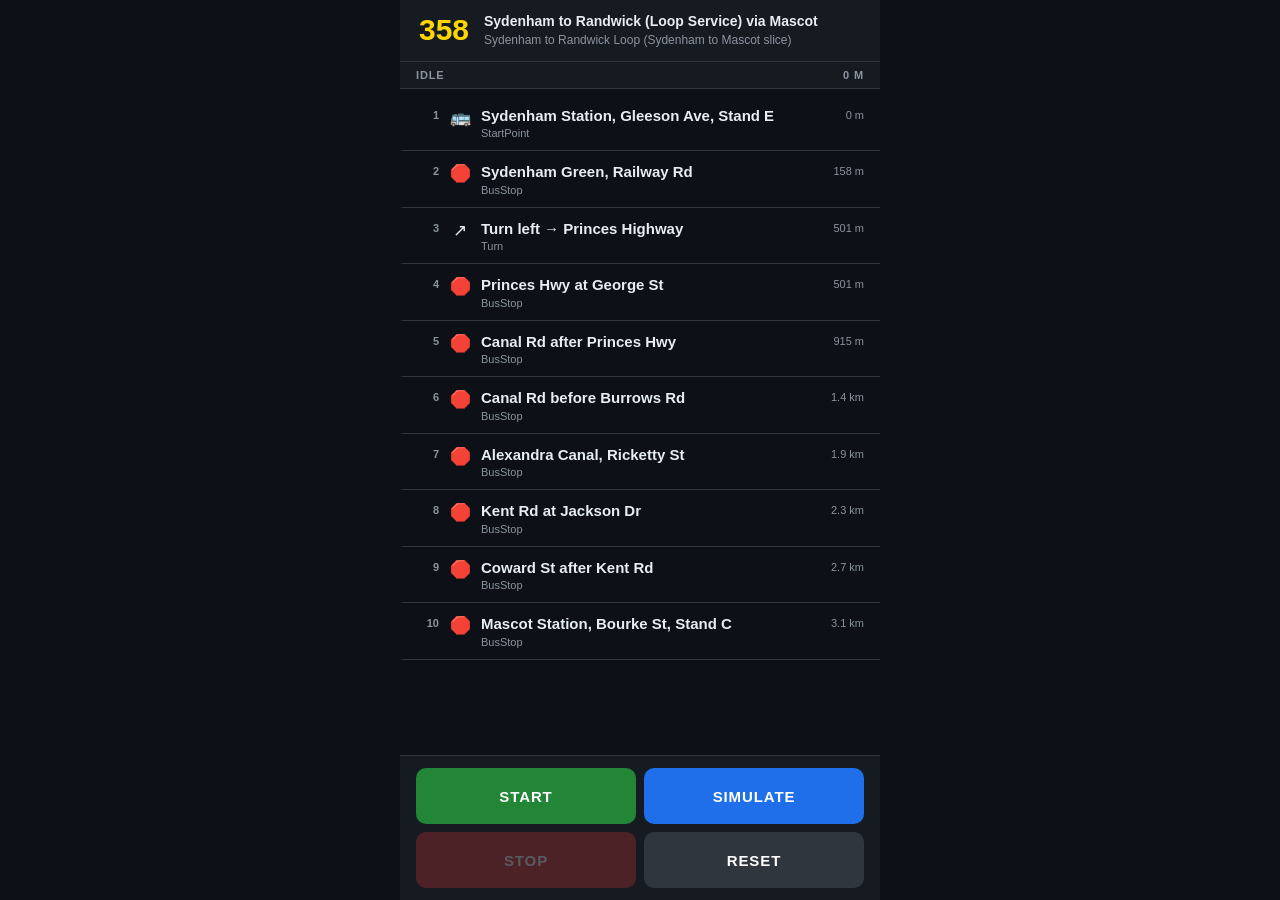
<file: index.html>
<!DOCTYPE html>
<html lang="en">
<head>
  <meta charset="UTF-8">
  <meta name="viewport" content="width=device-width, initial-scale=1.0, user-scalable=no">
  <meta name="apple-mobile-web-app-capable" content="yes">
  <meta name="apple-mobile-web-app-status-bar-style" content="black-translucent">
  <meta name="theme-color" content="#0d1117">
  <title>RouteCoach 358</title>
  <link rel="manifest" href="manifest.webmanifest">
  <link rel="stylesheet" href="styles.css">
</head>
<body>
  <div id="app">

    <header>
      <div id="route-badge">358</div>
      <div id="route-info">
        <div id="route-name">Loading…</div>
        <div id="direction-name"></div>
      </div>
    </header>

    <div id="status-bar">
      <span id="mode-label">IDLE</span>
      <span id="distance-display">0 m</span>
    </div>

    <div id="now-playing" class="hidden">
      <div class="np-tag">NOW PLAYING</div>
      <div id="np-text"></div>
    </div>

    <div id="route-list-wrap">
      <ul id="route-list"></ul>
    </div>

    <div id="controls">
      <button id="btn-start">START</button>
      <button id="btn-simulate">SIMULATE</button>
      <button id="btn-stop" disabled>STOP</button>
      <button id="btn-reset">RESET</button>
    </div>

  </div>
  <script>
    if (new URLSearchParams(location.search).get('test') === 'stop') {
      location.replace('test-stop.html');
    }
  </script>
  <script src="app.js"></script>
</body>
</html>
</file>
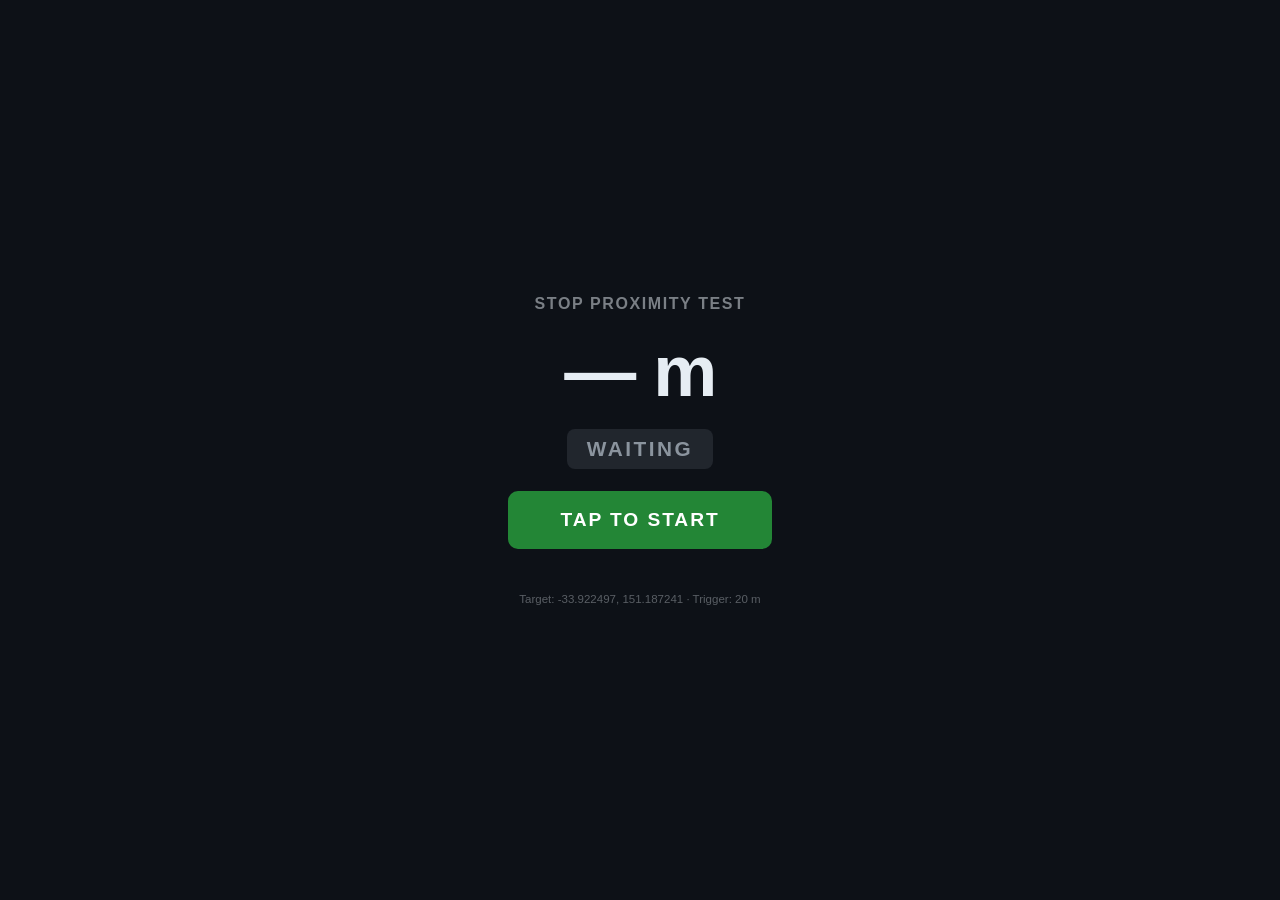
<file: test-stop.html>
<!DOCTYPE html>
<html lang="en">
<head>
  <meta charset="UTF-8">
  <meta name="viewport" content="width=device-width, initial-scale=1.0, user-scalable=no">
  <meta name="apple-mobile-web-app-capable" content="yes">
  <meta name="apple-mobile-web-app-status-bar-style" content="black-translucent">
  <meta name="theme-color" content="#0d1117">
  <title>Stop Proximity Test</title>
  <style>
    * { box-sizing: border-box; margin: 0; padding: 0; }
    body {
      background: #0d1117;
      color: #e6edf3;
      font-family: -apple-system, sans-serif;
      display: flex;
      flex-direction: column;
      align-items: center;
      justify-content: center;
      min-height: 100dvh;
      padding: 24px;
      gap: 22px;
      text-align: center;
    }
    h1 { font-size: 1rem; opacity: 0.5; letter-spacing: .1em; text-transform: uppercase; }
    #distance {
      font-size: 4.5rem;
      font-weight: 700;
      font-variant-numeric: tabular-nums;
      letter-spacing: -0.02em;
      line-height: 1;
    }
    #state-label {
      font-size: 1.3rem;
      font-weight: 600;
      letter-spacing: .12em;
      padding: 8px 20px;
      border-radius: 8px;
      background: #21262d;
      color: #8b949e;
      transition: background 0.3s, color 0.3s;
    }
    #state-label.inside  { background: #0d3320; color: #3fb950; }
    #state-label.outside { background: #21262d; color: #8b949e; }
    #btn-start {
      padding: 18px 52px;
      font-size: 1.2rem;
      font-weight: 700;
      letter-spacing: .1em;
      background: #238636;
      color: #fff;
      border: none;
      border-radius: 10px;
      cursor: pointer;
      -webkit-tap-highlight-color: transparent;
      touch-action: manipulation;
    }
    #btn-start:active  { background: #2ea043; }
    #btn-start:disabled { background: #21262d; color: #484f58; cursor: default; }
    #log {
      width: 100%;
      max-width: 380px;
      font-size: 0.82rem;
      color: #8b949e;
      text-align: left;
    }
    #log p {
      padding: 5px 0;
      border-bottom: 1px solid #21262d;
    }
    #coords-note { font-size: 0.72rem; opacity: 0.35; }
  </style>
</head>
<body>

  <h1>Stop Proximity Test</h1>
  <div id="distance">— m</div>
  <div id="state-label">WAITING</div>
  <button id="btn-start">TAP TO START</button>
  <div id="log"></div>
  <div id="coords-note">Target: -33.922497, 151.187241 &middot; Trigger: 20 m</div>

  <script>
    'use strict';

    // ── CONFIG ────────────────────────────────────────────────────────────────
    const TRIGGER_METRES = 20;
    const STOP_LAT       = -33.922497;
    const STOP_LNG       = 151.187241;
    // ─────────────────────────────────────────────────────────────────────────

    // Proximity state machine.
    // null    = no GPS fix yet; first fix sets baseline silently (no speech).
    // 'outside' | 'inside' = known zone state; transitions trigger speech.
    let proximity = null;
    let watchId   = null;
    let wakeLock  = null;

    // ── HAVERSINE ─────────────────────────────────────────────────────────────
    function haversineMetres(lat1, lng1, lat2, lng2) {
      const R   = 6371000;
      const toR = x => x * Math.PI / 180;
      const dLat = toR(lat2 - lat1);
      const dLng = toR(lng2 - lng1);
      const a   = Math.sin(dLat / 2) ** 2
                + Math.cos(toR(lat1)) * Math.cos(toR(lat2)) * Math.sin(dLng / 2) ** 2;
      return R * 2 * Math.atan2(Math.sqrt(a), Math.sqrt(1 - a));
    }

    // ── SPEECH ────────────────────────────────────────────────────────────────
    function unlockAudio() {
      // Must be called synchronously inside a user-gesture handler on iOS.
      // The silent utterance unlocks speechSynthesis for all subsequent calls.
      const u = new SpeechSynthesisUtterance(' ');
      u.volume = 0;
      speechSynthesis.speak(u);
    }

    function speak(text) {
      speechSynthesis.cancel(); // clear any stutter from rapid boundary crossing
      const utt = new SpeechSynthesisUtterance(text);
      utt.rate   = 0.95;
      utt.pitch  = 1.0;
      utt.volume = 1.0;
      speechSynthesis.speak(utt);
      addLog(text);
    }

    // ── WAKE LOCK ─────────────────────────────────────────────────────────────
    async function requestWakeLock() {
      if (!('wakeLock' in navigator)) return;
      try {
        wakeLock = await navigator.wakeLock.request('screen');
      } catch (e) {
        console.warn('Wake lock failed:', e);
      }
    }

    // Re-acquire after the tab returns to the foreground (iOS drops it on blur).
    document.addEventListener('visibilitychange', () => {
      if (document.visibilityState === 'visible' && watchId !== null) {
        requestWakeLock();
      }
    });

    // ── GPS ───────────────────────────────────────────────────────────────────
    function onPosition(pos) {
      const d = haversineMetres(
        pos.coords.latitude, pos.coords.longitude,
        STOP_LAT, STOP_LNG
      );

      document.getElementById('distance').textContent =
        d < 1000 ? Math.round(d) + ' m' : (d / 1000).toFixed(2) + ' km';

      const inside = d <= TRIGGER_METRES;

      if (proximity === null) {
        // First fix: establish baseline without speaking.
        proximity = inside ? 'inside' : 'outside';
        setStateLabel(proximity);
        return;
      }

      if (proximity === 'outside' && inside) {
        proximity = 'inside';
        setStateLabel('inside');
        speak('Sean, you are approaching the 358 bus stop now');
      } else if (proximity === 'inside' && !inside) {
        proximity = 'outside';
        setStateLabel('outside');
        speak('you are leaving the 358 bus stop');
      }
    }

    function onError(err) {
      addLog('GPS error ' + err.code + ': ' + err.message);
    }

    // ── UI HELPERS ────────────────────────────────────────────────────────────
    function setStateLabel(state) {
      const el = document.getElementById('state-label');
      if (state === 'inside') {
        el.textContent = 'INSIDE ZONE';
        el.className   = 'inside';
      } else {
        el.textContent = 'OUTSIDE ZONE';
        el.className   = 'outside';
      }
    }

    function addLog(text) {
      const p   = document.createElement('p');
      p.textContent = new Date().toLocaleTimeString() + ' — ' + text;
      const log = document.getElementById('log');
      log.prepend(p);
    }

    // ── START BUTTON ──────────────────────────────────────────────────────────
    document.getElementById('btn-start').addEventListener('click', () => {
      unlockAudio();    // synchronous in gesture handler — required by iOS
      requestWakeLock();

      document.getElementById('btn-start').disabled    = true;
      document.getElementById('state-label').textContent = 'LOCATING…';

      watchId = navigator.geolocation.watchPosition(onPosition, onError, {
        enableHighAccuracy: true,
        maximumAge: 1000,
        timeout: 15000,
      });
    });
  </script>

</body>
</html>
</file>
<file: styles.css>
*, *::before, *::after { box-sizing: border-box; margin: 0; padding: 0; }

:root {
  --bg:          #0d1117;
  --surface:     #161b22;
  --border:      #30363d;
  --text:        #e6edf3;
  --muted:       #8b949e;
  --green:       #238636;
  --blue:        #1f6feb;
  --red:         #da3633;
  --gold:        #ffd700;
  --purple:      #6e40c9;
  --font: -apple-system, BlinkMacSystemFont, "Segoe UI", Helvetica, Arial, sans-serif;
}

html, body {
  height: 100%;
  overflow: hidden;
  background: var(--bg);
  color: var(--text);
  font-family: var(--font);
  font-size: 16px;
}

#app {
  display: flex;
  flex-direction: column;
  height: 100%;
  max-width: 480px;
  margin: 0 auto;
}

/* ── Header ── */
header {
  display: flex;
  align-items: center;
  gap: 12px;
  padding: 12px 16px;
  background: var(--surface);
  border-bottom: 1px solid var(--border);
  flex-shrink: 0;
}

#route-badge {
  font-size: 30px;
  font-weight: 800;
  color: var(--gold);
  min-width: 56px;
  text-align: center;
  line-height: 1;
}

#route-name {
  font-size: 14px;
  font-weight: 600;
  line-height: 1.3;
}

#direction-name {
  font-size: 12px;
  color: var(--muted);
  margin-top: 3px;
  line-height: 1.3;
}

/* ── Status bar ── */
#status-bar {
  display: flex;
  justify-content: space-between;
  align-items: center;
  padding: 7px 16px;
  background: var(--surface);
  border-bottom: 1px solid var(--border);
  font-size: 11px;
  font-weight: 700;
  letter-spacing: 0.08em;
  text-transform: uppercase;
  color: var(--muted);
  flex-shrink: 0;
}

#mode-label.live        { color: #3fb950; }
#mode-label.simulating  { color: #58a6ff; }
#mode-label.done        { color: var(--gold); }
#mode-label.stopped     { color: var(--red); }

/* ── Now Playing ── */
#now-playing {
  background: var(--purple);
  padding: 10px 16px;
  flex-shrink: 0;
  border-bottom: 1px solid rgba(255,255,255,0.1);
}

#now-playing.hidden { display: none; }

.np-tag {
  font-size: 9px;
  font-weight: 700;
  letter-spacing: 0.12em;
  text-transform: uppercase;
  color: rgba(255,255,255,0.65);
  margin-bottom: 5px;
}

#np-text {
  font-size: 15px;
  line-height: 1.45;
  color: #fff;
}

/* ── Route list ── */
#route-list-wrap {
  flex: 1;
  overflow-y: auto;
  -webkit-overflow-scrolling: touch;
}

#route-list {
  list-style: none;
  padding: 6px 0 6px;
}

.route-item {
  display: flex;
  align-items: flex-start;
  gap: 10px;
  padding: 11px 16px 11px 16px;
  border-bottom: 1px solid var(--border);
  transition: background 0.1s, opacity 0.1s;
  border-left: 3px solid transparent;
}

.route-item.active {
  background: rgba(255, 215, 0, 0.08);
  border-left-color: var(--gold);
}

.route-item.passed {
  opacity: 0.35;
}

.item-seq {
  font-size: 11px;
  font-weight: 700;
  color: var(--muted);
  min-width: 20px;
  padding-top: 3px;
  text-align: right;
}

.item-icon {
  font-size: 17px;
  min-width: 22px;
  text-align: center;
  margin-top: 1px;
}

.item-body { flex: 1; min-width: 0; }

.item-name {
  font-size: 15px;
  font-weight: 600;
  line-height: 1.3;
  white-space: nowrap;
  overflow: hidden;
  text-overflow: ellipsis;
}

.item-type {
  font-size: 11px;
  color: var(--muted);
  margin-top: 2px;
  text-transform: capitalize;
}

.item-dist {
  font-size: 11px;
  color: var(--muted);
  padding-top: 3px;
  white-space: nowrap;
}

/* ── Controls ── */
#controls {
  display: grid;
  grid-template-columns: 1fr 1fr;
  gap: 8px;
  padding: 12px 16px;
  background: var(--surface);
  border-top: 1px solid var(--border);
  flex-shrink: 0;
  /* safe area for iPhone home bar */
  padding-bottom: max(12px, env(safe-area-inset-bottom));
}

#controls button {
  height: 56px;
  border: none;
  border-radius: 10px;
  font-size: 15px;
  font-weight: 700;
  letter-spacing: 0.06em;
  cursor: pointer;
  color: #fff;
  -webkit-tap-highlight-color: transparent;
  transition: filter 0.1s;
}

#controls button:active:not(:disabled) {
  filter: brightness(0.85);
}

#controls button:disabled {
  opacity: 0.28;
  cursor: not-allowed;
}

#btn-start    { background: var(--green); }
#btn-simulate { background: var(--blue);  }
#btn-stop     { background: var(--red);   }
#btn-reset    { background: var(--border); color: var(--text); }

/* ── Scrollbar ── */
#route-list-wrap::-webkit-scrollbar { width: 4px; }
#route-list-wrap::-webkit-scrollbar-track { background: var(--bg); }
#route-list-wrap::-webkit-scrollbar-thumb { background: var(--border); border-radius: 2px; }
</file>
